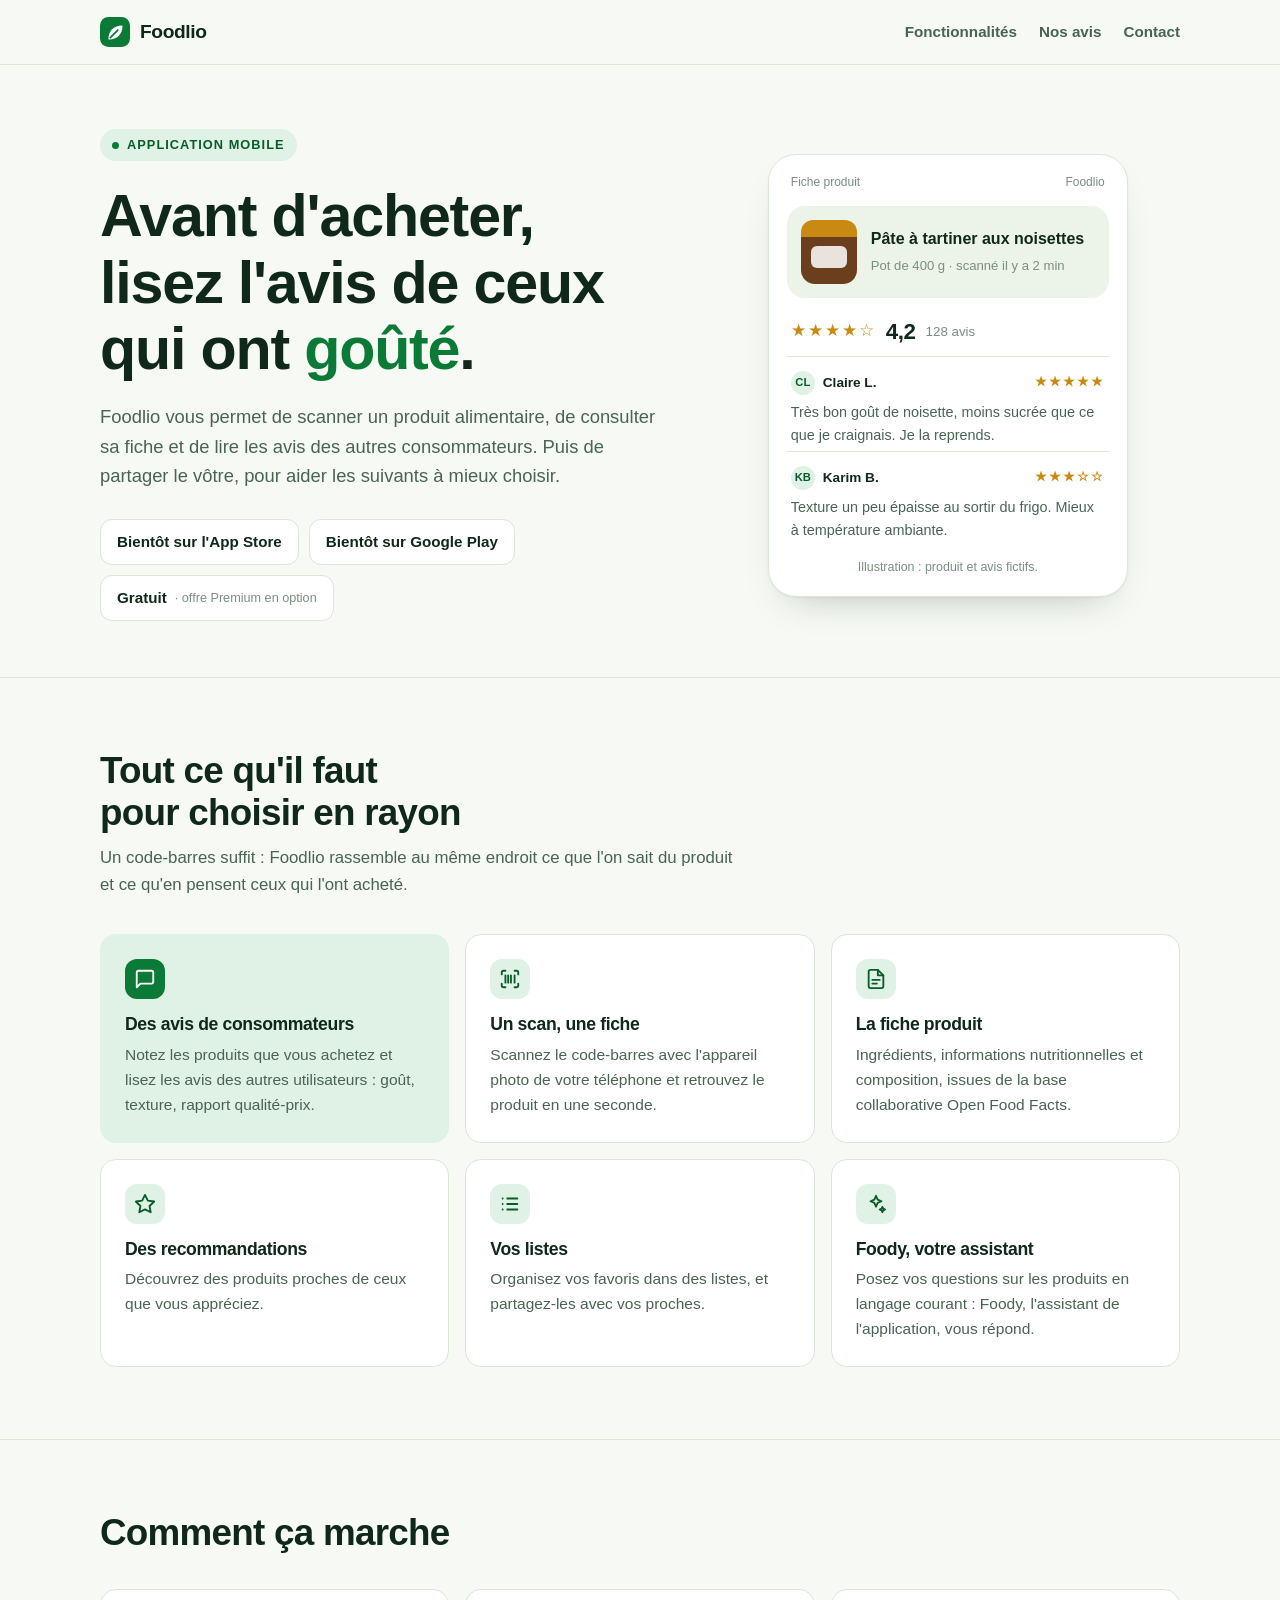
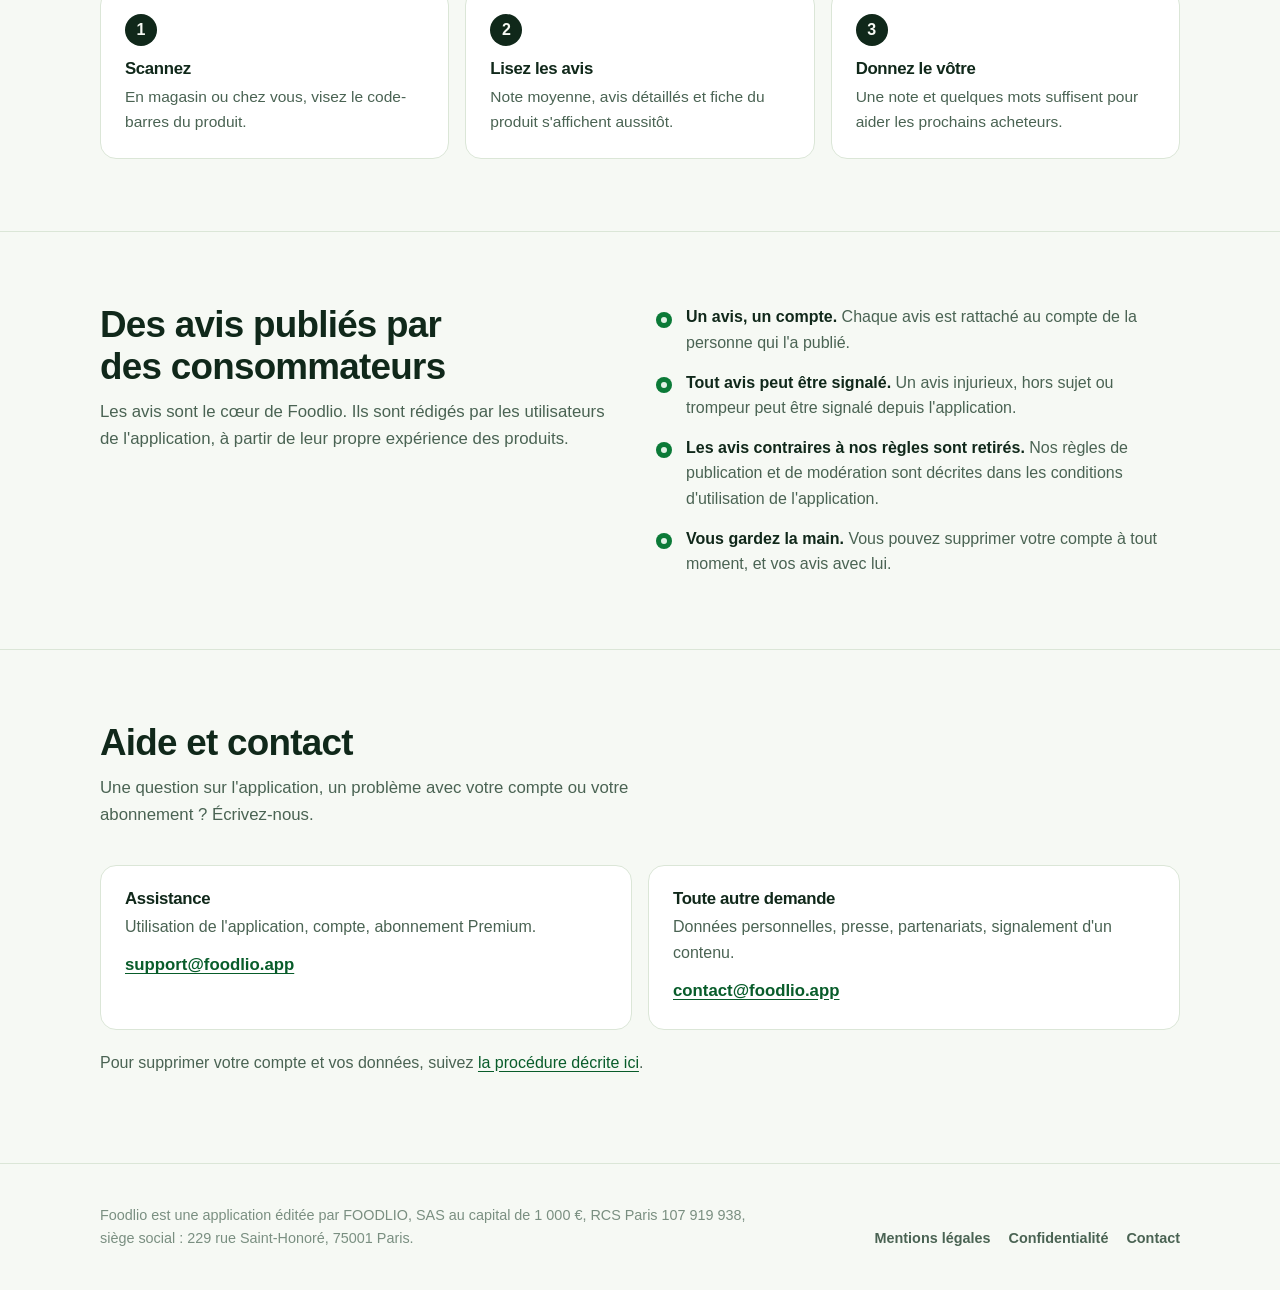
<file: index.html>
<!doctype html>
<html lang="fr">
<head>
<meta charset="utf-8">
<meta name="viewport" content="width=device-width, initial-scale=1">
<title>Foodlio — les avis qui aident à mieux choisir ses produits alimentaires</title>
<meta name="description" content="Foodlio est une application pour scanner un produit alimentaire, lire les avis des consommateurs, consulter sa fiche et partager votre propre avis. Éditée par FOODLIO SAS, Paris.">
<meta name="theme-color" content="#0b7a37">
<meta property="og:title" content="Foodlio">
<meta property="og:description" content="Scannez un produit, lisez les avis des consommateurs, choisissez mieux.">
<meta property="og:url" content="https://foodlio.app/">
<meta property="og:type" content="website">
<meta property="og:locale" content="fr_FR">
<link rel="canonical" href="https://foodlio.app/">
<link rel="icon" href="data:image/svg+xml,%3Csvg xmlns='http://www.w3.org/2000/svg' viewBox='0 0 32 32'%3E%3Crect width='32' height='32' rx='9' fill='%230b7a37'/%3E%3Cpath d='M9 23c0-8 5.5-14 15-14 0 9.5-6 15-14 15H9z' fill='%23fff'/%3E%3Cpath d='M11 22l8-8' stroke='%230b7a37' stroke-width='1.8' stroke-linecap='round'/%3E%3C/svg%3E">
<link rel="stylesheet" href="assets/style.css">
</head>
<body>

<header class="top">
  <div class="wrap">
    <a class="brand" href="./" aria-label="Foodlio, accueil">
      <svg class="brand-mark" viewBox="0 0 32 32" aria-hidden="true"><rect width="32" height="32" rx="9" fill="var(--primary)"/><path d="M9 23c0-8 5.5-14 15-14 0 9.5-6 15-14 15H9z" fill="var(--on-primary)"/><path d="M11 22l8-8" stroke="var(--primary)" stroke-width="1.8" stroke-linecap="round"/></svg>
      Foodlio
    </a>
    <nav class="nav" aria-label="Navigation principale">
      <a href="#fonctionnalites">Fonctionnalités</a>
      <a href="#avis">Nos avis</a>
      <a href="#contact">Contact</a>
    </nav>
  </div>
</header>

<main>
  <section class="hero">
    <div class="wrap">
      <div>
        <span class="eyebrow">Application mobile</span>
        <h1>Avant d'acheter, lisez l'avis de ceux qui ont <em>goûté</em>.</h1>
        <p class="lede">Foodlio vous permet de scanner un produit alimentaire, de consulter sa fiche et de lire les avis des autres consommateurs. Puis de partager le vôtre, pour aider les suivants à mieux choisir.</p>
        <div class="soon">
          <span class="pill">Bientôt sur l'App Store</span>
          <span class="pill">Bientôt sur Google Play</span>
          <span class="pill">Gratuit <small>· offre Premium en option</small></span>
        </div>
      </div>

      <figure class="phone" aria-label="Exemple de fiche produit dans l'application">
        <div class="phone-bar" aria-hidden="true"><span>Fiche produit</span><span>Foodlio</span></div>
        <div class="product">
          <div class="jar" aria-hidden="true"></div>
          <div>
            <b>Pâte à tartiner aux noisettes</b>
            <span>Pot de 400 g · scanné il y a 2 min</span>
          </div>
        </div>
        <div class="score">
          <span class="stars" aria-hidden="true">★★★★☆</span>
          <strong>4,2</strong>
          <small>128 avis</small>
        </div>
        <div class="review">
          <div class="who"><span class="avatar" aria-hidden="true">CL</span>Claire L. <span class="stars" aria-hidden="true">★★★★★</span></div>
          Très bon goût de noisette, moins sucrée que ce que je craignais. Je la reprends.
        </div>
        <div class="review">
          <div class="who"><span class="avatar" aria-hidden="true">KB</span>Karim B. <span class="stars" aria-hidden="true">★★★☆☆</span></div>
          Texture un peu épaisse au sortir du frigo. Mieux à température ambiante.
        </div>
        <figcaption class="caption">Illustration&nbsp;: produit et avis fictifs.</figcaption>
      </figure>
    </div>
  </section>

  <section class="section" id="fonctionnalites">
    <div class="wrap">
      <div class="section-head">
        <h2>Tout ce qu'il faut pour choisir en rayon</h2>
        <p>Un code-barres suffit&nbsp;: Foodlio rassemble au même endroit ce que l'on sait du produit et ce qu'en pensent ceux qui l'ont acheté.</p>
      </div>
      <div class="features">
        <article class="feature core">
          <div class="ico" aria-hidden="true"><svg viewBox="0 0 24 24" fill="none" stroke="currentColor" stroke-width="2" stroke-linecap="round" stroke-linejoin="round"><path d="M21 15a2 2 0 0 1-2 2H7l-4 4V5a2 2 0 0 1 2-2h14a2 2 0 0 1 2 2z"/></svg></div>
          <h3>Des avis de consommateurs</h3>
          <p>Notez les produits que vous achetez et lisez les avis des autres utilisateurs&nbsp;: goût, texture, rapport qualité-prix.</p>
        </article>
        <article class="feature">
          <div class="ico" aria-hidden="true"><svg viewBox="0 0 24 24" fill="none" stroke="currentColor" stroke-width="2" stroke-linecap="round" stroke-linejoin="round"><path d="M3 7V5a2 2 0 0 1 2-2h2M17 3h2a2 2 0 0 1 2 2v2M21 17v2a2 2 0 0 1-2 2h-2M7 21H5a2 2 0 0 1-2-2v-2M7 8v8M10 8v8M13 8v8M17 8v8"/></svg></div>
          <h3>Un scan, une fiche</h3>
          <p>Scannez le code-barres avec l'appareil photo de votre téléphone et retrouvez le produit en une seconde.</p>
        </article>
        <article class="feature">
          <div class="ico" aria-hidden="true"><svg viewBox="0 0 24 24" fill="none" stroke="currentColor" stroke-width="2" stroke-linecap="round" stroke-linejoin="round"><path d="M14 2H6a2 2 0 0 0-2 2v16a2 2 0 0 0 2 2h12a2 2 0 0 0 2-2V8z"/><path d="M14 2v6h6M8 13h8M8 17h5"/></svg></div>
          <h3>La fiche produit</h3>
          <p>Ingrédients, informations nutritionnelles et composition, issues de la base collaborative Open Food Facts.</p>
        </article>
        <article class="feature">
          <div class="ico" aria-hidden="true"><svg viewBox="0 0 24 24" fill="none" stroke="currentColor" stroke-width="2" stroke-linecap="round" stroke-linejoin="round"><path d="M12 2l3.1 6.3 6.9 1-5 4.9 1.2 6.8L12 17.8 5.8 21l1.2-6.8-5-4.9 6.9-1z"/></svg></div>
          <h3>Des recommandations</h3>
          <p>Découvrez des produits proches de ceux que vous appréciez.</p>
        </article>
        <article class="feature">
          <div class="ico" aria-hidden="true"><svg viewBox="0 0 24 24" fill="none" stroke="currentColor" stroke-width="2" stroke-linecap="round" stroke-linejoin="round"><path d="M9 6h11M9 12h11M9 18h11M4 6h.01M4 12h.01M4 18h.01"/></svg></div>
          <h3>Vos listes</h3>
          <p>Organisez vos favoris dans des listes, et partagez-les avec vos proches.</p>
        </article>
        <article class="feature">
          <div class="ico" aria-hidden="true"><svg viewBox="0 0 24 24" fill="none" stroke="currentColor" stroke-width="2" stroke-linecap="round" stroke-linejoin="round"><path d="M12 3l1.8 4.2L18 9l-4.2 1.8L12 15l-1.8-4.2L6 9l4.2-1.8zM19 15l.9 2.1L22 18l-2.1.9L19 21l-.9-2.1L16 18l2.1-.9z"/></svg></div>
          <h3>Foody, votre assistant</h3>
          <p>Posez vos questions sur les produits en langage courant&nbsp;: Foody, l'assistant de l'application, vous répond.</p>
        </article>
      </div>
    </div>
  </section>

  <section class="section">
    <div class="wrap">
      <div class="section-head">
        <h2>Comment ça marche</h2>
      </div>
      <ol class="steps">
        <li><h3>Scannez</h3><p>En magasin ou chez vous, visez le code-barres du produit.</p></li>
        <li><h3>Lisez les avis</h3><p>Note moyenne, avis détaillés et fiche du produit s'affichent aussitôt.</p></li>
        <li><h3>Donnez le vôtre</h3><p>Une note et quelques mots suffisent pour aider les prochains acheteurs.</p></li>
      </ol>
    </div>
  </section>

  <section class="section" id="avis">
    <div class="wrap split">
      <div class="section-head">
        <h2>Des avis publiés par des consommateurs</h2>
        <p>Les avis sont le cœur de Foodlio. Ils sont rédigés par les utilisateurs de l'application, à partir de leur propre expérience des produits.</p>
      </div>
      <ul class="points">
        <li><b>Un avis, un compte.</b> Chaque avis est rattaché au compte de la personne qui l'a publié.</li>
        <li><b>Tout avis peut être signalé.</b> Un avis injurieux, hors sujet ou trompeur peut être signalé depuis l'application.</li>
        <li><b>Les avis contraires à nos règles sont retirés.</b> Nos règles de publication et de modération sont décrites dans les conditions d'utilisation de l'application.</li>
        <li><b>Vous gardez la main.</b> Vous pouvez supprimer votre compte à tout moment, et vos avis avec lui.</li>
      </ul>
    </div>
  </section>

  <section class="section" id="contact">
    <div class="wrap">
      <div class="section-head">
        <h2>Aide et contact</h2>
        <p>Une question sur l'application, un problème avec votre compte ou votre abonnement&nbsp;? Écrivez-nous.</p>
      </div>
      <div class="contact-cards">
        <div class="contact-card">
          <h3>Assistance</h3>
          <p>Utilisation de l'application, compte, abonnement Premium.</p>
          <a href="mailto:support@foodlio.app">support@foodlio.app</a>
        </div>
        <div class="contact-card">
          <h3>Toute autre demande</h3>
          <p>Données personnelles, presse, partenariats, signalement d'un contenu.</p>
          <a href="mailto:contact@foodlio.app">contact@foodlio.app</a>
        </div>
      </div>
      <p style="margin-top:20px; color:var(--ink-2)">Pour supprimer votre compte et vos données, suivez <a href="confidentialite/#suppression-du-compte">la procédure décrite ici</a>.</p>
    </div>
  </section>
</main>

<footer class="foot">
  <div class="wrap">
    <p class="legal-id">Foodlio est une application éditée par FOODLIO, SAS au capital de 1&nbsp;000&nbsp;€, RCS Paris 107&nbsp;919&nbsp;938, siège social&nbsp;: 229 rue Saint-Honoré, 75001 Paris.</p>
    <nav aria-label="Liens légaux">
      <a href="mentions-legales/">Mentions légales</a>
      <a href="confidentialite/">Confidentialité</a>
      <a href="#contact">Contact</a>
    </nav>
  </div>
</footer>

</body>
</html>
</file>
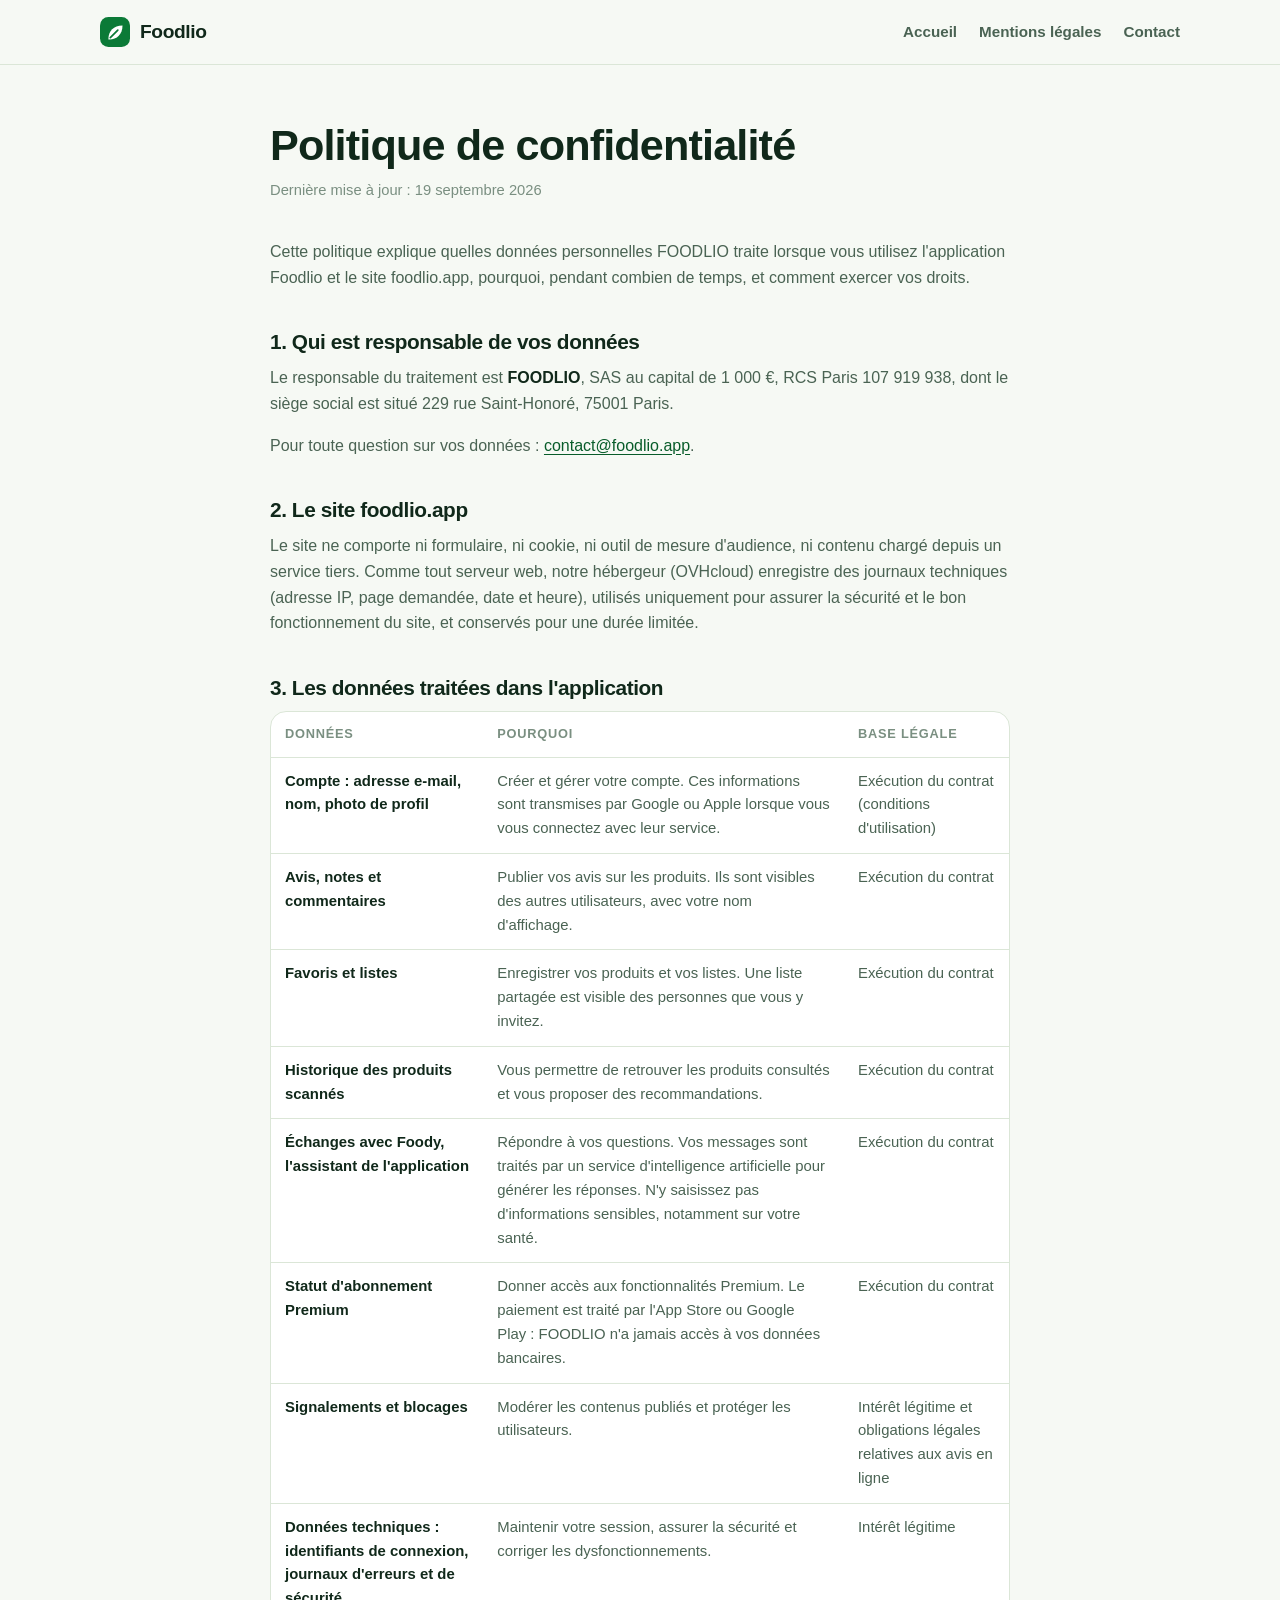
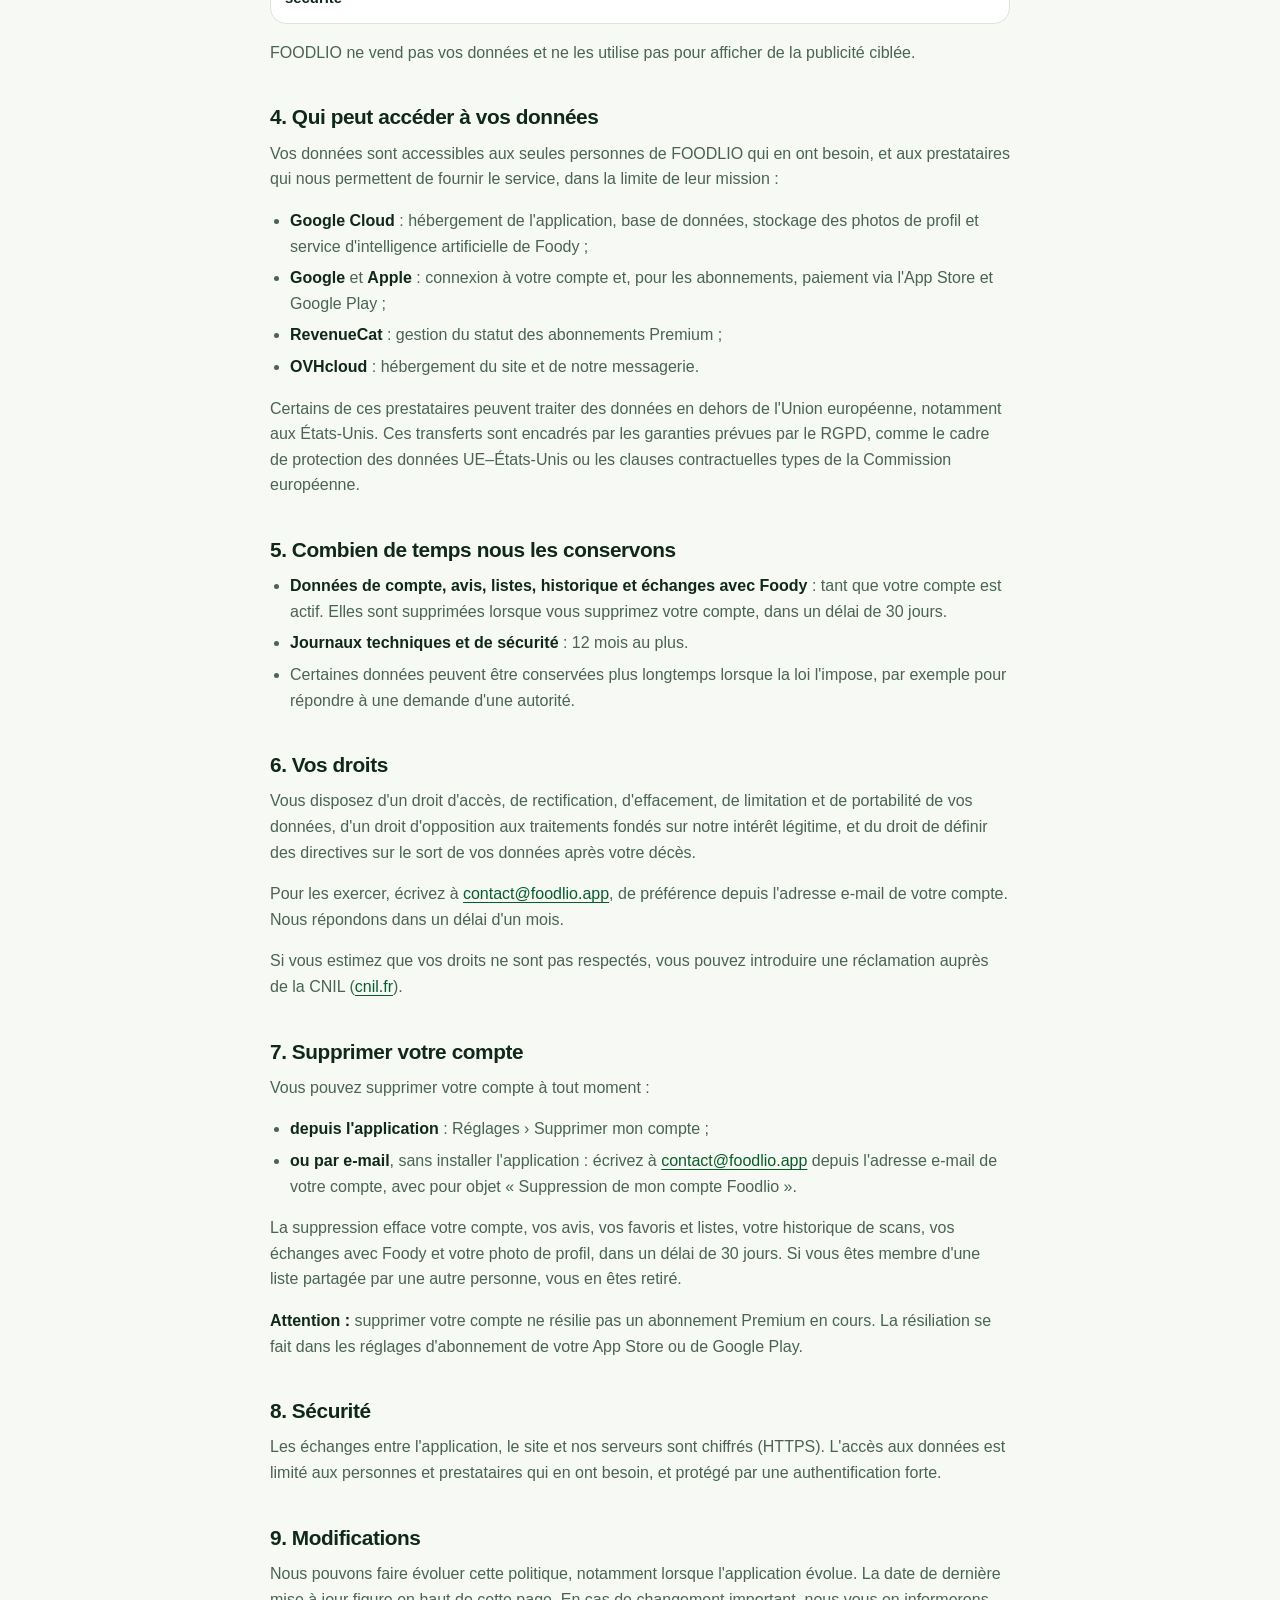
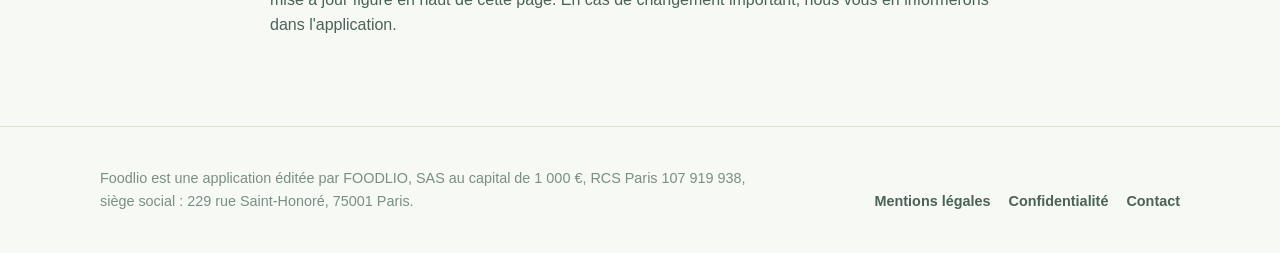
<file: confidentialite/index.html>
<!doctype html>
<html lang="fr">
<head>
<meta charset="utf-8">
<meta name="viewport" content="width=device-width, initial-scale=1">
<title>Politique de confidentialité — Foodlio</title>
<meta name="description" content="Comment FOODLIO traite vos données personnelles dans l'application Foodlio et sur le site foodlio.app, et comment exercer vos droits ou supprimer votre compte.">
<meta name="theme-color" content="#0b7a37">
<link rel="canonical" href="https://foodlio.app/confidentialite/">
<link rel="icon" href="data:image/svg+xml,%3Csvg xmlns='http://www.w3.org/2000/svg' viewBox='0 0 32 32'%3E%3Crect width='32' height='32' rx='9' fill='%230b7a37'/%3E%3Cpath d='M9 23c0-8 5.5-14 15-14 0 9.5-6 15-14 15H9z' fill='%23fff'/%3E%3Cpath d='M11 22l8-8' stroke='%230b7a37' stroke-width='1.8' stroke-linecap='round'/%3E%3C/svg%3E">
<link rel="stylesheet" href="../assets/style.css">
</head>
<body>

<header class="top">
  <div class="wrap">
    <a class="brand" href="../" aria-label="Foodlio, accueil">
      <svg class="brand-mark" viewBox="0 0 32 32" aria-hidden="true"><rect width="32" height="32" rx="9" fill="var(--primary)"/><path d="M9 23c0-8 5.5-14 15-14 0 9.5-6 15-14 15H9z" fill="var(--on-primary)"/><path d="M11 22l8-8" stroke="var(--primary)" stroke-width="1.8" stroke-linecap="round"/></svg>
      Foodlio
    </a>
    <nav class="nav" aria-label="Navigation principale">
      <a href="../">Accueil</a>
      <a href="../mentions-legales/">Mentions légales</a>
      <a href="../#contact">Contact</a>
    </nav>
  </div>
</header>

<main class="doc">
  <div class="wrap">
    <h1>Politique de confidentialité</h1>
    <p class="updated">Dernière mise à jour&nbsp;: 19 septembre 2026</p>

    <p>Cette politique explique quelles données personnelles FOODLIO traite lorsque vous utilisez l'application Foodlio et le site foodlio.app, pourquoi, pendant combien de temps, et comment exercer vos droits.</p>

    <h2 id="responsable">1. Qui est responsable de vos données</h2>
    <p>Le responsable du traitement est <strong>FOODLIO</strong>, SAS au capital de 1&nbsp;000&nbsp;€, RCS Paris 107&nbsp;919&nbsp;938, dont le siège social est situé 229 rue Saint-Honoré, 75001 Paris.</p>
    <p>Pour toute question sur vos données&nbsp;: <a href="mailto:contact@foodlio.app">contact@foodlio.app</a>.</p>

    <h2 id="site">2. Le site foodlio.app</h2>
    <p>Le site ne comporte ni formulaire, ni cookie, ni outil de mesure d'audience, ni contenu chargé depuis un service tiers. Comme tout serveur web, notre hébergeur (OVHcloud) enregistre des journaux techniques (adresse IP, page demandée, date et heure), utilisés uniquement pour assurer la sécurité et le bon fonctionnement du site, et conservés pour une durée limitée.</p>

    <h2 id="application">3. Les données traitées dans l'application</h2>
    <div class="tw"><table>
      <thead><tr><th>Données</th><th>Pourquoi</th><th>Base légale</th></tr></thead>
      <tbody>
        <tr><td>Compte&nbsp;: adresse e-mail, nom, photo de profil</td><td>Créer et gérer votre compte. Ces informations sont transmises par Google ou Apple lorsque vous vous connectez avec leur service.</td><td>Exécution du contrat (conditions d'utilisation)</td></tr>
        <tr><td>Avis, notes et commentaires</td><td>Publier vos avis sur les produits. Ils sont visibles des autres utilisateurs, avec votre nom d'affichage.</td><td>Exécution du contrat</td></tr>
        <tr><td>Favoris et listes</td><td>Enregistrer vos produits et vos listes. Une liste partagée est visible des personnes que vous y invitez.</td><td>Exécution du contrat</td></tr>
        <tr><td>Historique des produits scannés</td><td>Vous permettre de retrouver les produits consultés et vous proposer des recommandations.</td><td>Exécution du contrat</td></tr>
        <tr><td>Échanges avec Foody, l'assistant de l'application</td><td>Répondre à vos questions. Vos messages sont traités par un service d'intelligence artificielle pour générer les réponses. N'y saisissez pas d'informations sensibles, notamment sur votre santé.</td><td>Exécution du contrat</td></tr>
        <tr><td>Statut d'abonnement Premium</td><td>Donner accès aux fonctionnalités Premium. Le paiement est traité par l'App Store ou Google Play&nbsp;: FOODLIO n'a jamais accès à vos données bancaires.</td><td>Exécution du contrat</td></tr>
        <tr><td>Signalements et blocages</td><td>Modérer les contenus publiés et protéger les utilisateurs.</td><td>Intérêt légitime et obligations légales relatives aux avis en ligne</td></tr>
        <tr><td>Données techniques&nbsp;: identifiants de connexion, journaux d'erreurs et de sécurité</td><td>Maintenir votre session, assurer la sécurité et corriger les dysfonctionnements.</td><td>Intérêt légitime</td></tr>
      </tbody>
    </table></div>
    <p>FOODLIO ne vend pas vos données et ne les utilise pas pour afficher de la publicité ciblée.</p>

    <h2 id="destinataires">4. Qui peut accéder à vos données</h2>
    <p>Vos données sont accessibles aux seules personnes de FOODLIO qui en ont besoin, et aux prestataires qui nous permettent de fournir le service, dans la limite de leur mission&nbsp;:</p>
    <ul>
      <li><strong>Google Cloud</strong>&nbsp;: hébergement de l'application, base de données, stockage des photos de profil et service d'intelligence artificielle de Foody&nbsp;;</li>
      <li><strong>Google</strong> et <strong>Apple</strong>&nbsp;: connexion à votre compte et, pour les abonnements, paiement via l'App Store et Google Play&nbsp;;</li>
      <li><strong>RevenueCat</strong>&nbsp;: gestion du statut des abonnements Premium&nbsp;;</li>
      <li><strong>OVHcloud</strong>&nbsp;: hébergement du site et de notre messagerie.</li>
    </ul>
    <p>Certains de ces prestataires peuvent traiter des données en dehors de l'Union européenne, notamment aux États-Unis. Ces transferts sont encadrés par les garanties prévues par le RGPD, comme le cadre de protection des données UE–États-Unis ou les clauses contractuelles types de la Commission européenne.</p>

    <h2 id="conservation">5. Combien de temps nous les conservons</h2>
    <ul>
      <li><strong>Données de compte, avis, listes, historique et échanges avec Foody</strong>&nbsp;: tant que votre compte est actif. Elles sont supprimées lorsque vous supprimez votre compte, dans un délai de 30 jours.</li>
      <li><strong>Journaux techniques et de sécurité</strong>&nbsp;: 12 mois au plus.</li>
      <li>Certaines données peuvent être conservées plus longtemps lorsque la loi l'impose, par exemple pour répondre à une demande d'une autorité.</li>
    </ul>

    <h2 id="droits">6. Vos droits</h2>
    <p>Vous disposez d'un droit d'accès, de rectification, d'effacement, de limitation et de portabilité de vos données, d'un droit d'opposition aux traitements fondés sur notre intérêt légitime, et du droit de définir des directives sur le sort de vos données après votre décès.</p>
    <p>Pour les exercer, écrivez à <a href="mailto:contact@foodlio.app">contact@foodlio.app</a>, de préférence depuis l'adresse e-mail de votre compte. Nous répondons dans un délai d'un mois.</p>
    <p>Si vous estimez que vos droits ne sont pas respectés, vous pouvez introduire une réclamation auprès de la CNIL (<a href="https://www.cnil.fr/">cnil.fr</a>).</p>

    <h2 id="suppression-du-compte">7. Supprimer votre compte</h2>
    <p>Vous pouvez supprimer votre compte à tout moment&nbsp;:</p>
    <ul>
      <li><strong>depuis l'application</strong>&nbsp;: Réglages › Supprimer mon compte&nbsp;;</li>
      <li><strong>ou par e-mail</strong>, sans installer l'application&nbsp;: écrivez à <a href="mailto:contact@foodlio.app?subject=Suppression%20de%20mon%20compte%20Foodlio">contact@foodlio.app</a> depuis l'adresse e-mail de votre compte, avec pour objet «&nbsp;Suppression de mon compte Foodlio&nbsp;».</li>
    </ul>
    <p>La suppression efface votre compte, vos avis, vos favoris et listes, votre historique de scans, vos échanges avec Foody et votre photo de profil, dans un délai de 30 jours. Si vous êtes membre d'une liste partagée par une autre personne, vous en êtes retiré.</p>
    <p><strong>Attention&nbsp;:</strong> supprimer votre compte ne résilie pas un abonnement Premium en cours. La résiliation se fait dans les réglages d'abonnement de votre App Store ou de Google Play.</p>

    <h2 id="securite">8. Sécurité</h2>
    <p>Les échanges entre l'application, le site et nos serveurs sont chiffrés (HTTPS). L'accès aux données est limité aux personnes et prestataires qui en ont besoin, et protégé par une authentification forte.</p>

    <h2 id="modifications">9. Modifications</h2>
    <p>Nous pouvons faire évoluer cette politique, notamment lorsque l'application évolue. La date de dernière mise à jour figure en haut de cette page. En cas de changement important, nous vous en informerons dans l'application.</p>
  </div>
</main>

<footer class="foot">
  <div class="wrap">
    <p class="legal-id">Foodlio est une application éditée par FOODLIO, SAS au capital de 1&nbsp;000&nbsp;€, RCS Paris 107&nbsp;919&nbsp;938, siège social&nbsp;: 229 rue Saint-Honoré, 75001 Paris.</p>
    <nav aria-label="Liens légaux">
      <a href="../mentions-legales/">Mentions légales</a>
      <a href="./">Confidentialité</a>
      <a href="../#contact">Contact</a>
    </nav>
  </div>
</footer>

</body>
</html>
</file>
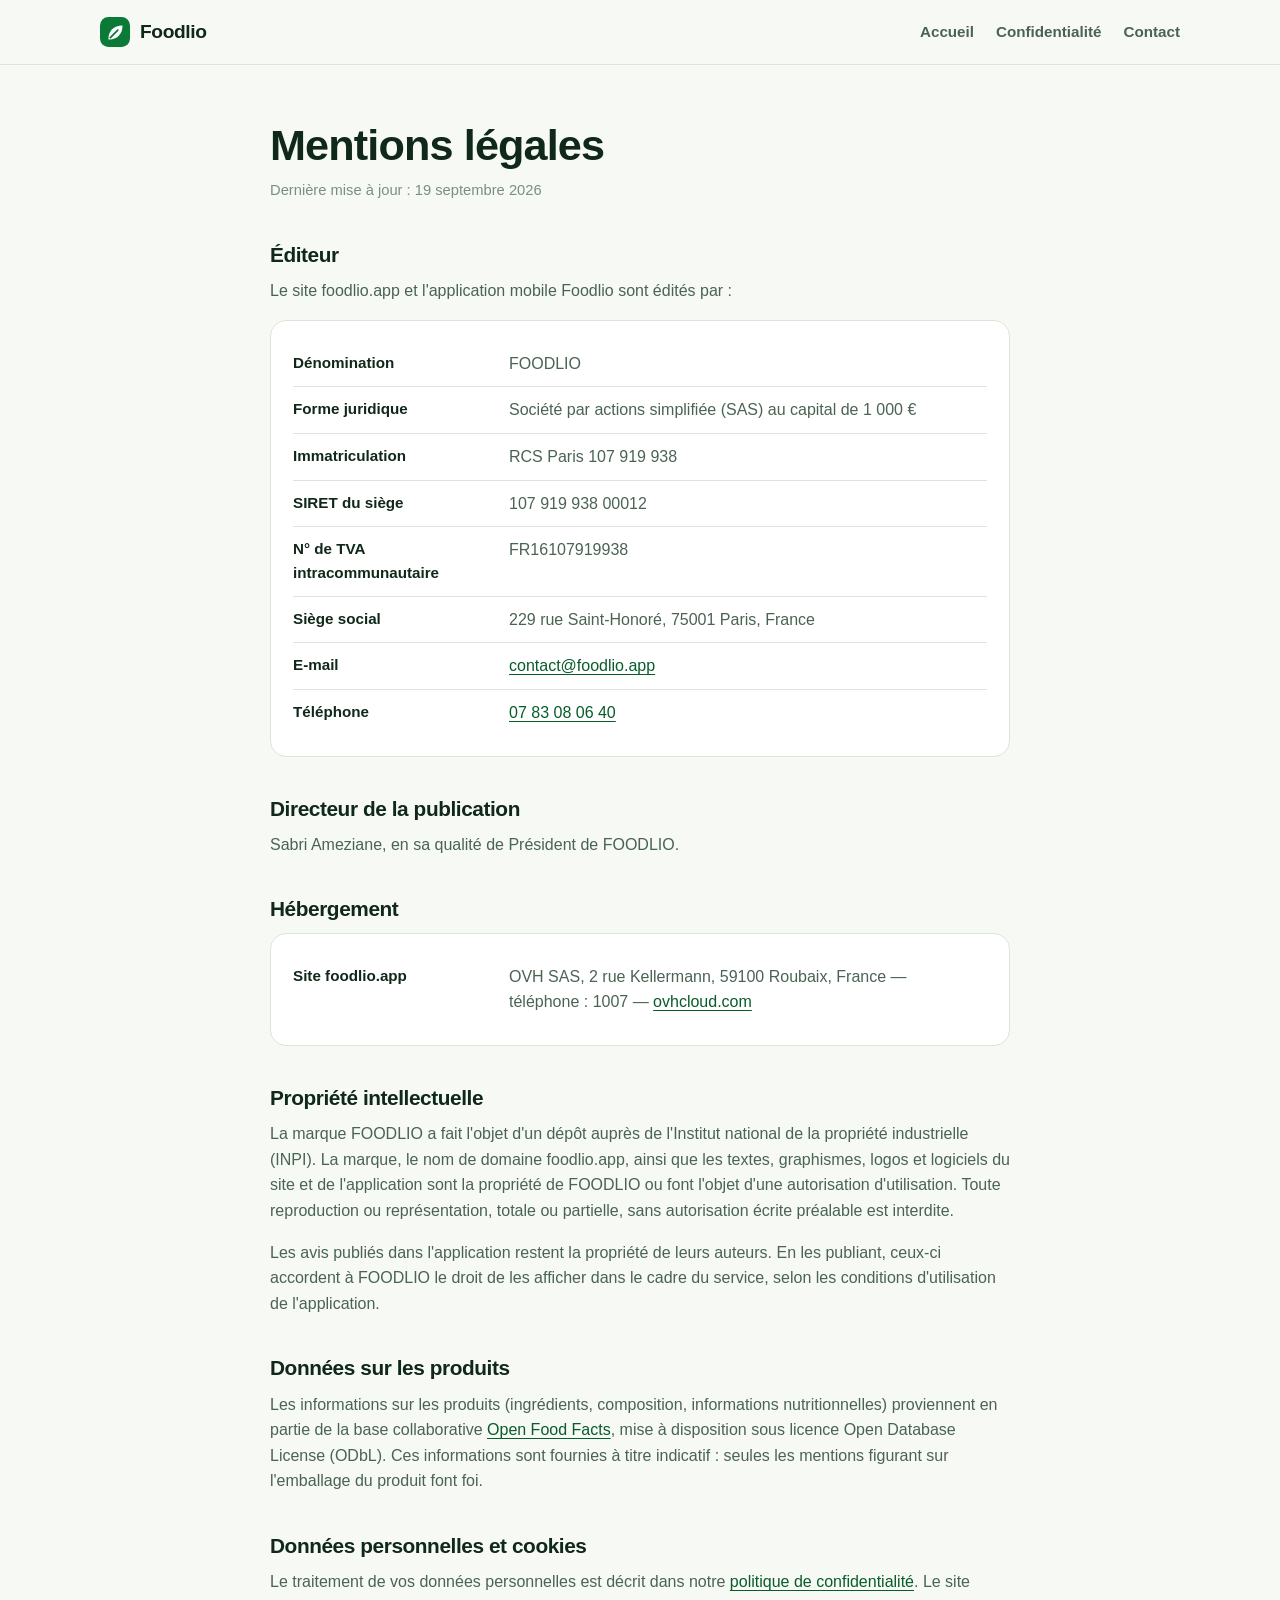
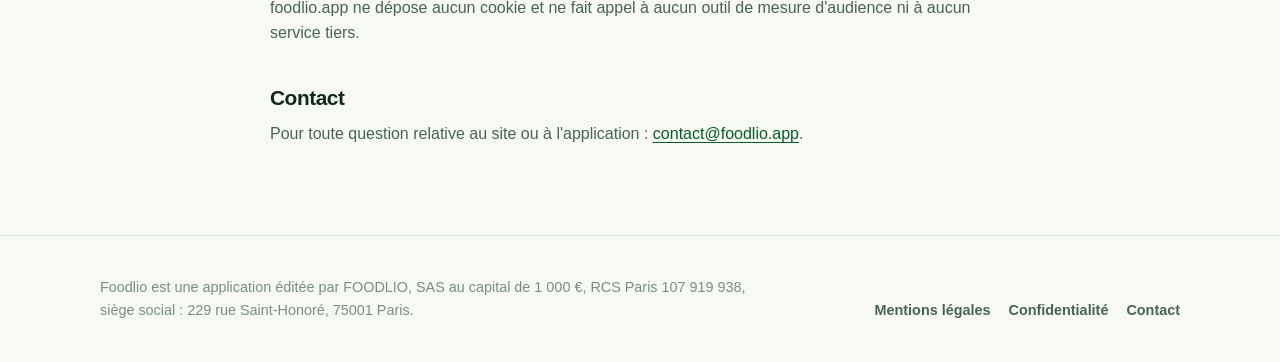
<file: mentions-legales/index.html>
<!doctype html>
<html lang="fr">
<head>
<meta charset="utf-8">
<meta name="viewport" content="width=device-width, initial-scale=1">
<title>Mentions légales — Foodlio</title>
<meta name="description" content="Mentions légales du site foodlio.app et de l'application Foodlio, éditée par FOODLIO SAS.">
<meta name="theme-color" content="#0b7a37">
<link rel="canonical" href="https://foodlio.app/mentions-legales/">
<link rel="icon" href="data:image/svg+xml,%3Csvg xmlns='http://www.w3.org/2000/svg' viewBox='0 0 32 32'%3E%3Crect width='32' height='32' rx='9' fill='%230b7a37'/%3E%3Cpath d='M9 23c0-8 5.5-14 15-14 0 9.5-6 15-14 15H9z' fill='%23fff'/%3E%3Cpath d='M11 22l8-8' stroke='%230b7a37' stroke-width='1.8' stroke-linecap='round'/%3E%3C/svg%3E">
<link rel="stylesheet" href="../assets/style.css">
</head>
<body>

<header class="top">
  <div class="wrap">
    <a class="brand" href="../" aria-label="Foodlio, accueil">
      <svg class="brand-mark" viewBox="0 0 32 32" aria-hidden="true"><rect width="32" height="32" rx="9" fill="var(--primary)"/><path d="M9 23c0-8 5.5-14 15-14 0 9.5-6 15-14 15H9z" fill="var(--on-primary)"/><path d="M11 22l8-8" stroke="var(--primary)" stroke-width="1.8" stroke-linecap="round"/></svg>
      Foodlio
    </a>
    <nav class="nav" aria-label="Navigation principale">
      <a href="../">Accueil</a>
      <a href="../confidentialite/">Confidentialité</a>
      <a href="../#contact">Contact</a>
    </nav>
  </div>
</header>

<main class="doc">
  <div class="wrap">
    <h1>Mentions légales</h1>
    <p class="updated">Dernière mise à jour&nbsp;: 19 septembre 2026</p>

    <h2>Éditeur</h2>
    <p>Le site foodlio.app et l'application mobile Foodlio sont édités par&nbsp;:</p>
    <div class="card">
      <dl class="dl">
        <div><dt>Dénomination</dt><dd>FOODLIO</dd></div>
        <div><dt>Forme juridique</dt><dd>Société par actions simplifiée (SAS) au capital de 1&nbsp;000&nbsp;€</dd></div>
        <div><dt>Immatriculation</dt><dd>RCS Paris 107&nbsp;919&nbsp;938</dd></div>
        <div><dt>SIRET du siège</dt><dd>107&nbsp;919&nbsp;938&nbsp;00012</dd></div>
        <div><dt>N° de TVA intracommunautaire</dt><dd>FR16107919938</dd></div>
        <div><dt>Siège social</dt><dd>229 rue Saint-Honoré, 75001 Paris, France</dd></div>
        <div><dt>E-mail</dt><dd><a href="mailto:contact@foodlio.app">contact@foodlio.app</a></dd></div>
        <div><dt>Téléphone</dt><dd><a href="tel:+33783080640">07&nbsp;83&nbsp;08&nbsp;06&nbsp;40</a></dd></div>
      </dl>
    </div>

    <h2>Directeur de la publication</h2>
    <p>Sabri Ameziane, en sa qualité de Président de FOODLIO.</p>

    <h2>Hébergement</h2>
    <div class="card">
      <dl class="dl">
        <div><dt>Site foodlio.app</dt><dd>OVH SAS, 2 rue Kellermann, 59100 Roubaix, France — téléphone&nbsp;: 1007 — <a href="https://www.ovhcloud.com/fr/">ovhcloud.com</a></dd></div>
      </dl>
    </div>

    <h2>Propriété intellectuelle</h2>
    <p>La marque FOODLIO a fait l'objet d'un dépôt auprès de l'Institut national de la propriété industrielle (INPI). La marque, le nom de domaine foodlio.app, ainsi que les textes, graphismes, logos et logiciels du site et de l'application sont la propriété de FOODLIO ou font l'objet d'une autorisation d'utilisation. Toute reproduction ou représentation, totale ou partielle, sans autorisation écrite préalable est interdite.</p>
    <p>Les avis publiés dans l'application restent la propriété de leurs auteurs. En les publiant, ceux-ci accordent à FOODLIO le droit de les afficher dans le cadre du service, selon les conditions d'utilisation de l'application.</p>

    <h2>Données sur les produits</h2>
    <p>Les informations sur les produits (ingrédients, composition, informations nutritionnelles) proviennent en partie de la base collaborative <a href="https://fr.openfoodfacts.org/">Open Food Facts</a>, mise à disposition sous licence Open Database License (ODbL). Ces informations sont fournies à titre indicatif&nbsp;: seules les mentions figurant sur l'emballage du produit font foi.</p>

    <h2>Données personnelles et cookies</h2>
    <p>Le traitement de vos données personnelles est décrit dans notre <a href="../confidentialite/">politique de confidentialité</a>. Le site foodlio.app ne dépose aucun cookie et ne fait appel à aucun outil de mesure d'audience ni à aucun service tiers.</p>

    <h2>Contact</h2>
    <p>Pour toute question relative au site ou à l'application&nbsp;: <a href="mailto:contact@foodlio.app">contact@foodlio.app</a>.</p>
  </div>
</main>

<footer class="foot">
  <div class="wrap">
    <p class="legal-id">Foodlio est une application éditée par FOODLIO, SAS au capital de 1&nbsp;000&nbsp;€, RCS Paris 107&nbsp;919&nbsp;938, siège social&nbsp;: 229 rue Saint-Honoré, 75001 Paris.</p>
    <nav aria-label="Liens légaux">
      <a href="./">Mentions légales</a>
      <a href="../confidentialite/">Confidentialité</a>
      <a href="../#contact">Contact</a>
    </nav>
  </div>
</footer>

</body>
</html>
</file>
<file: assets/style.css>
/* Foodlio — foodlio.app
   Aucune ressource externe : polices système, pas de cookies, pas de traceurs. */

:root{
  --ground:#f6f9f4;
  --surface:#ffffff;
  --sunken:#ecf3e9;
  --line:#dbe6d7;
  --ink:#10281a;
  --ink-2:#4a6353;
  --ink-3:#7a8f81;
  --primary:#0b7a37;
  --primary-ink:#085c2a;
  --primary-soft:#e0f1e5;
  --on-primary:#ffffff;
  --honey:#c98a12;
  --honey-soft:#fbf0d9;
  --shadow:0 1px 2px rgba(16,40,26,.05), 0 18px 40px -24px rgba(16,40,26,.35);
  --radius:16px;
  --wrap:1120px;
  --font:ui-sans-serif, -apple-system, BlinkMacSystemFont, "Segoe UI", Roboto, "Helvetica Neue", Arial, sans-serif;
  color-scheme:light;
}
@media (prefers-color-scheme: dark){
  :root{
    --ground:#0d1510;
    --surface:#141f18;
    --sunken:#1a281f;
    --line:#2a3b30;
    --ink:#e2eee5;
    --ink-2:#a3baa9;
    --ink-3:#7a9282;
    --primary:#4fcf7c;
    --primary-ink:#8ee4a9;
    --primary-soft:#143020;
    --on-primary:#0d1510;
    --honey:#f2bf4f;
    --honey-soft:#2d2512;
    --shadow:0 1px 2px rgba(0,0,0,.3), 0 18px 40px -24px rgba(0,0,0,.7);
    color-scheme:dark;
  }
}

*{box-sizing:border-box}
html{-webkit-text-size-adjust:100%}
body{
  margin:0; background:var(--ground); color:var(--ink);
  font:16px/1.6 var(--font); -webkit-font-smoothing:antialiased;
}
img,svg{max-width:100%}
a{color:var(--primary-ink); text-underline-offset:3px}
a:focus-visible,button:focus-visible{outline:2px solid var(--primary); outline-offset:3px; border-radius:4px}
h1,h2,h3{line-height:1.12; letter-spacing:-.02em; text-wrap:balance; margin:0}
p{margin:0 0 1em}

.wrap{max-width:var(--wrap); margin:0 auto; padding-inline:20px}

/* ── En-tête ── */
.top{position:sticky; top:0; z-index:5; background:color-mix(in srgb, var(--ground) 88%, transparent); backdrop-filter:saturate(1.4) blur(10px); border-bottom:1px solid var(--line)}
.top .wrap{display:flex; align-items:center; justify-content:space-between; gap:16px; min-height:64px}
.brand{display:inline-flex; align-items:center; gap:10px; text-decoration:none; color:var(--ink); font-weight:800; font-size:1.2rem; letter-spacing:-.02em}
.brand-mark{width:30px; height:30px; flex:none}
.nav{display:flex; gap:22px; font-size:.95rem}
.nav a{color:var(--ink-2); text-decoration:none; font-weight:600}
.nav a:hover{color:var(--ink)}
@media (max-width:640px){ .nav{display:none} }

/* ── Accueil ── */
.hero{padding-block:64px 56px}
.hero .wrap{display:grid; gap:48px; align-items:center}
@media (min-width:900px){ .hero .wrap{grid-template-columns:1.1fr .9fr} }
.eyebrow{display:inline-flex; align-items:center; gap:8px; font-size:.8rem; font-weight:700; letter-spacing:.08em; text-transform:uppercase; color:var(--primary-ink); background:var(--primary-soft); padding:6px 12px; border-radius:99px; margin-bottom:22px}
.eyebrow::before{content:""; width:7px; height:7px; border-radius:99px; background:var(--primary)}
.hero h1{font-size:clamp(2.3rem, 5.4vw, 3.7rem); font-weight:800; margin-bottom:20px}
.hero h1 em{font-style:normal; color:var(--primary)}
.lede{font-size:1.15rem; color:var(--ink-2); max-width:34em}
.soon{display:flex; flex-wrap:wrap; gap:10px; margin-top:28px}
.pill{display:inline-flex; align-items:center; gap:8px; padding:10px 16px; border-radius:12px; background:var(--surface); border:1px solid var(--line); font-weight:600; font-size:.95rem; color:var(--ink)}
.pill small{color:var(--ink-3); font-weight:500}

/* Carte produit illustrative */
.phone{justify-self:center; width:100%; max-width:360px; background:var(--surface); border:1px solid var(--line); border-radius:28px; box-shadow:var(--shadow); padding:18px}
.phone-bar{display:flex; justify-content:space-between; font-size:.75rem; color:var(--ink-3); margin-bottom:14px; padding-inline:4px}
.product{display:flex; gap:14px; align-items:center; padding:14px; background:var(--sunken); border-radius:18px}
.jar{width:56px; height:64px; flex:none; border-radius:12px 12px 14px 14px; background:linear-gradient(180deg, var(--honey) 0 26%, #6b3f1d 26% 100%); position:relative}
.jar::after{content:""; position:absolute; left:10px; right:10px; top:26px; height:22px; border-radius:6px; background:rgba(255,255,255,.85)}
.product b{display:block; font-size:1rem}
.product span{font-size:.82rem; color:var(--ink-3)}
.score{display:flex; align-items:center; gap:10px; margin:16px 4px 6px}
.stars{color:var(--honey); letter-spacing:2px; font-size:1.05rem}
.score strong{font-size:1.4rem; letter-spacing:-.02em}
.score small{color:var(--ink-3)}
.review{border-top:1px solid var(--line); padding:14px 4px 4px; font-size:.9rem; color:var(--ink-2)}
.review .who{display:flex; align-items:center; gap:8px; margin-bottom:6px; color:var(--ink); font-weight:600; font-size:.85rem}
.avatar{width:24px; height:24px; border-radius:99px; background:var(--primary-soft); color:var(--primary-ink); display:grid; place-items:center; font-size:.7rem; font-weight:800}
.review .stars{font-size:.8rem; margin-left:auto}
.caption{text-align:center; font-size:.78rem; color:var(--ink-3); margin-top:12px}

/* Sections */
.section{padding-block:72px; border-top:1px solid var(--line)}
.section-head{max-width:40em; margin-bottom:36px}
.section-head h2{font-size:clamp(1.7rem, 3.4vw, 2.3rem); font-weight:800; margin-bottom:12px}
.section-head p{color:var(--ink-2); font-size:1.05rem; margin:0}

.features{display:grid; gap:16px}
@media (min-width:720px){ .features{grid-template-columns:repeat(2, 1fr)} }
@media (min-width:1040px){ .features{grid-template-columns:repeat(3, 1fr)} }
.feature{background:var(--surface); border:1px solid var(--line); border-radius:var(--radius); padding:24px}
.feature .ico{width:40px; height:40px; border-radius:12px; background:var(--primary-soft); color:var(--primary-ink); display:grid; place-items:center; margin-bottom:16px}
.feature .ico svg{width:22px; height:22px}
.feature h3{font-size:1.1rem; margin-bottom:8px}
.feature p{color:var(--ink-2); margin:0; font-size:.97rem}
.feature.core{background:var(--primary-soft); border-color:transparent}
.feature.core .ico{background:var(--primary); color:var(--on-primary)}

.steps{list-style:none; margin:0; padding:0; display:grid; gap:16px; counter-reset:s}
@media (min-width:820px){ .steps{grid-template-columns:repeat(3, 1fr)} }
.steps li{counter-increment:s; padding:24px; border-radius:var(--radius); background:var(--surface); border:1px solid var(--line)}
.steps li::before{content:counter(s); display:grid; place-items:center; width:32px; height:32px; border-radius:99px; background:var(--ink); color:var(--ground); font-weight:800; margin-bottom:14px}
.steps h3{font-size:1.05rem; margin-bottom:6px}
.steps p{color:var(--ink-2); margin:0; font-size:.97rem}

.split{display:grid; gap:32px}
@media (min-width:860px){ .split{grid-template-columns:1fr 1fr; align-items:start} }
.points{list-style:none; margin:0; padding:0; display:grid; gap:14px}
.points li{padding-left:30px; position:relative; color:var(--ink-2)}
.points li::before{content:""; position:absolute; left:0; top:.45em; width:16px; height:16px; border-radius:99px; background:var(--primary-soft); box-shadow:inset 0 0 0 5px var(--primary)}
.points b{color:var(--ink)}

.contact-cards{display:grid; gap:16px}
@media (min-width:720px){ .contact-cards{grid-template-columns:1fr 1fr} }
.contact-card{background:var(--surface); border:1px solid var(--line); border-radius:var(--radius); padding:24px}
.contact-card h3{font-size:1.05rem; margin-bottom:6px}
.contact-card p{color:var(--ink-2); margin:0 0 12px}
.contact-card a{font-weight:700; font-size:1.05rem; overflow-wrap:anywhere}

/* ── Pages légales ── */
.doc{padding-block:56px 72px}
.doc .wrap{max-width:780px}
.doc h1{font-size:clamp(2rem, 4.4vw, 2.7rem); font-weight:800; margin-bottom:10px}
.doc .updated{color:var(--ink-3); font-size:.92rem; margin-bottom:36px}
.doc h2{font-size:1.3rem; font-weight:800; margin:40px 0 12px; scroll-margin-top:84px}
.doc h3{font-size:1.05rem; margin:24px 0 8px}
.doc p,.doc li{color:var(--ink-2)}
.doc ul{padding-left:20px; margin:0 0 1em}
.doc li{margin-bottom:6px}
.doc strong{color:var(--ink)}
.card{background:var(--surface); border:1px solid var(--line); border-radius:var(--radius); padding:20px 22px; margin:0 0 16px}
.card p:last-child{margin:0}
.dl{display:grid; grid-template-columns:1fr; gap:0; margin:0}
.dl > div{display:grid; gap:2px; padding:10px 0; border-bottom:1px solid var(--line)}
.dl > div:last-child{border-bottom:0}
@media (min-width:600px){ .dl > div{grid-template-columns:200px 1fr; gap:16px} }
.dl dt{font-weight:700; color:var(--ink); font-size:.95rem}
.dl dd{margin:0; color:var(--ink-2); overflow-wrap:anywhere}
.tw{overflow-x:auto; margin:0 0 16px; border:1px solid var(--line); border-radius:var(--radius); background:var(--surface)}
table{border-collapse:collapse; width:100%; min-width:560px; font-size:.93rem}
th,td{text-align:left; vertical-align:top; padding:12px 14px; border-bottom:1px solid var(--line)}
th{font-size:.8rem; text-transform:uppercase; letter-spacing:.06em; color:var(--ink-3)}
tr:last-child td{border-bottom:0}
td{color:var(--ink-2)}
td:first-child{color:var(--ink); font-weight:600}
.todo{background:var(--honey-soft); color:var(--honey); font-weight:700; padding:1px 6px; border-radius:6px}

/* ── Pied de page ── */
.foot{border-top:1px solid var(--line); padding-block:40px; font-size:.9rem; color:var(--ink-3)}
.foot .wrap{display:grid; gap:20px}
@media (min-width:760px){ .foot .wrap{grid-template-columns:1fr auto; align-items:end} }
.foot p{margin:0}
.foot .legal-id{max-width:46em}
.foot nav{display:flex; flex-wrap:wrap; gap:18px}
.foot nav a{color:var(--ink-2); font-weight:600; text-decoration:none}
.foot nav a:hover{color:var(--ink); text-decoration:underline}

@media (prefers-reduced-motion:reduce){ *{scroll-behavior:auto!important} }
html{scroll-behavior:smooth}
</file>
